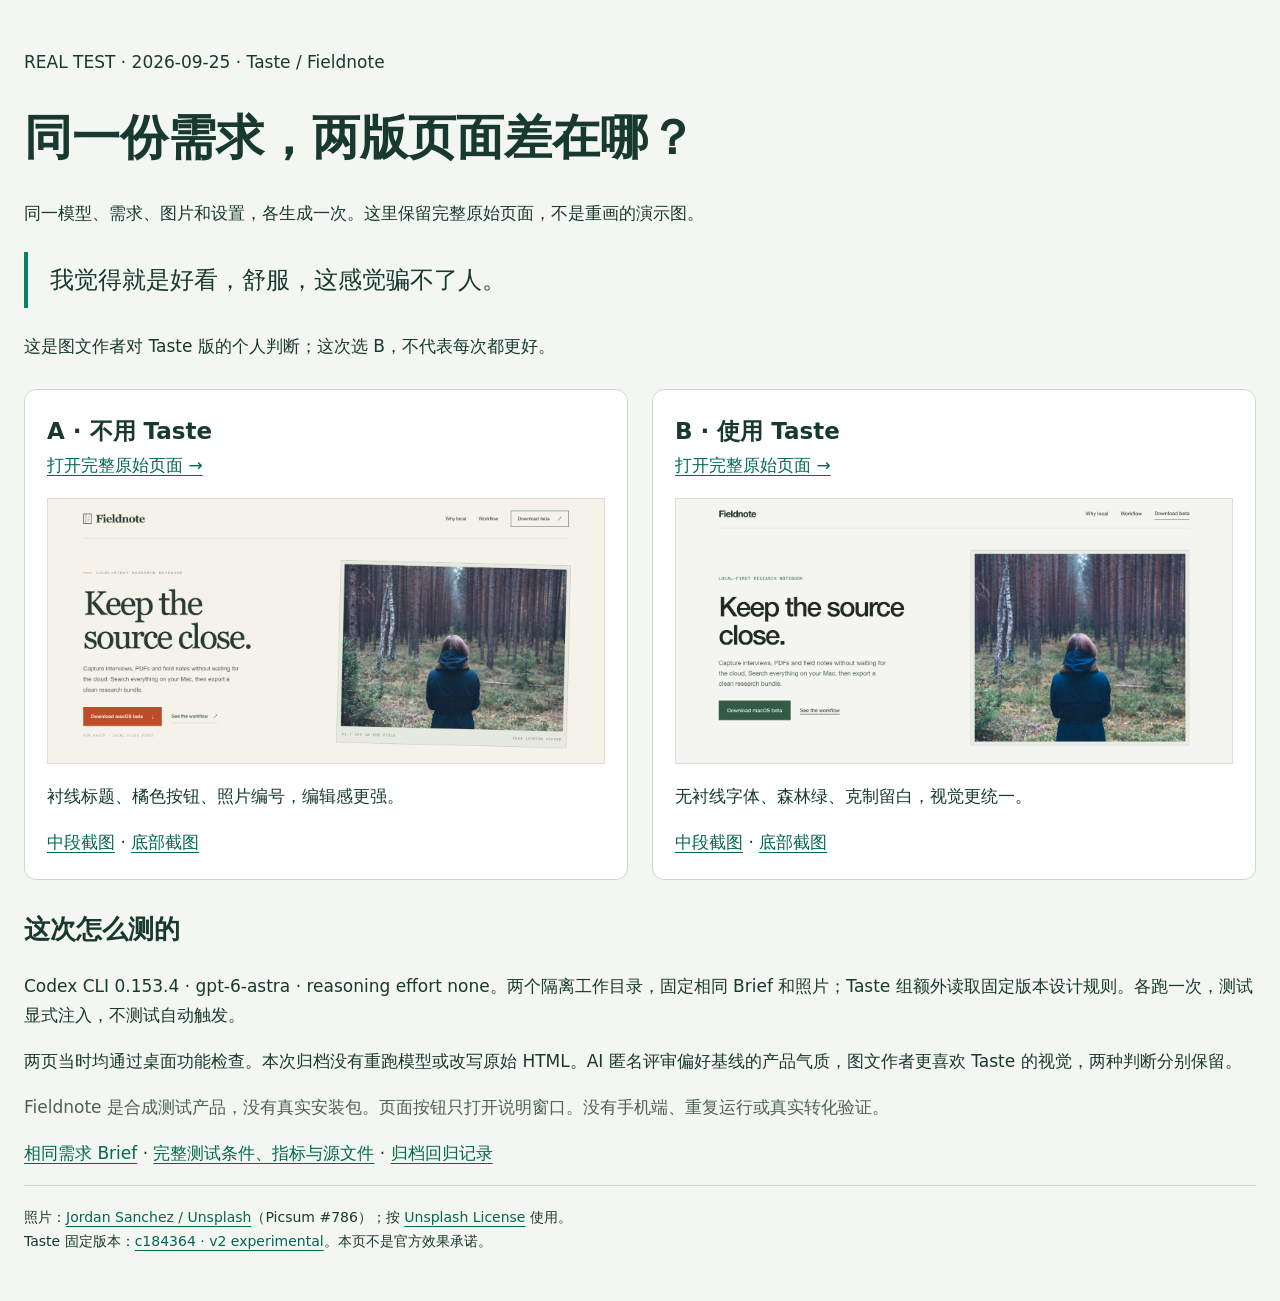
<file: taste/index.html>
<!doctype html><html lang="zh-CN"><meta charset="utf-8"><meta http-equiv="refresh" content="0;url=2026-09-25-fieldnote/"><title>Taste 实测</title><a href="2026-09-25-fieldnote/">查看 Taste 实测：两版原始页面与测试条件</a></html>
</file>
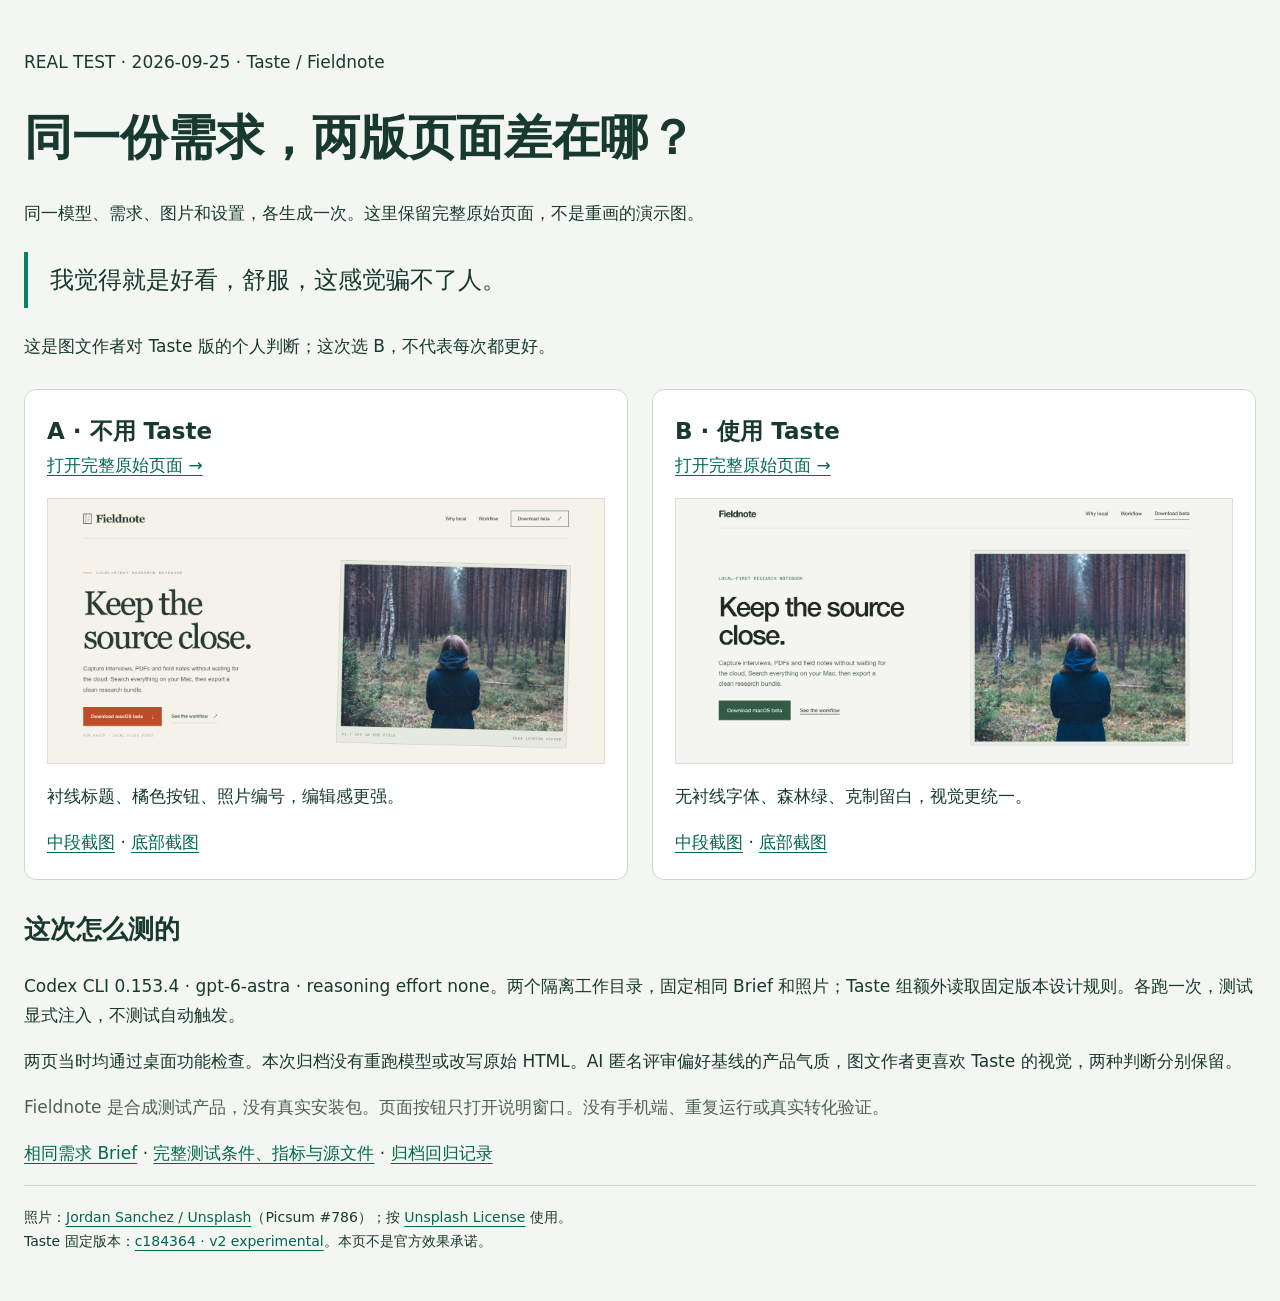
<file: taste/2026-09-25-fieldnote/index.html>
<!doctype html>
<html lang="zh-CN"><meta charset="utf-8"><meta name="viewport" content="width=device-width,initial-scale=1">
<title>Taste 实测：同一份需求，两版页面</title>
<style>
*{box-sizing:border-box}body{margin:0;background:#f4f6f2;color:#18392f;font:17px/1.7 system-ui,sans-serif}main{max-width:1280px;margin:48px auto;padding:0 24px}h1{font-size:clamp(30px,4vw,48px);line-height:1.2}a{color:#00694f;text-underline-offset:4px}a:focus-visible{outline:3px solid #b05122;outline-offset:5px}.comparison{display:grid;grid-template-columns:repeat(2,minmax(0,1fr));gap:24px;margin:28px 0}figure{margin:0;padding:22px;background:white;border:1px solid #ccd8ce;border-radius:12px}figure img{display:block;width:100%;height:auto;margin:18px 0;border:1px solid #ddd}figcaption{font-weight:700;font-size:23px}blockquote{border-left:4px solid #008367;padding:8px 22px;margin:24px 0;font-size:24px}.note{color:#4c6057}footer{border-top:1px solid #ccd8ce;padding-top:20px;font-size:14px}@media(max-width:750px){.comparison{grid-template-columns:1fr}}
</style>
<main>
<p>REAL TEST · 2026-09-25 · Taste / Fieldnote</p>
<h1>同一份需求，两版页面差在哪？</h1>
<p>同一模型、需求、图片和设置，各生成一次。这里保留完整原始页面，不是重画的演示图。</p>
<blockquote>我觉得就是好看，舒服，这感觉骗不了人。</blockquote>
<p>这是图文作者对 Taste 版的个人判断；这次选 B，不代表每次都更好。</p>
<div class="comparison">
<figure><figcaption>A · 不用 Taste</figcaption><a href="baseline/">打开完整原始页面 →</a><img src="baseline/screenshots/top.png" alt="不用 Taste 的原始首屏：衬线标题、橘色按钮与倾斜照片"><p>衬线标题、橘色按钮、照片编号，编辑感更强。</p><a href="baseline/screenshots/middle.png">中段截图</a> · <a href="baseline/screenshots/bottom.png">底部截图</a></figure>
<figure><figcaption>B · 使用 Taste</figcaption><a href="with-taste/">打开完整原始页面 →</a><img src="with-taste/screenshots/top.png" alt="使用 Taste 的原始首屏：无衬线标题、森林绿按钮与方正照片"><p>无衬线字体、森林绿、克制留白，视觉更统一。</p><a href="with-taste/screenshots/middle.png">中段截图</a> · <a href="with-taste/screenshots/bottom.png">底部截图</a></figure>
</div>
<h2>这次怎么测的</h2>
<p>Codex CLI 0.153.4 · gpt-6-astra · reasoning effort none。两个隔离工作目录，固定相同 Brief 和照片；Taste 组额外读取固定版本设计规则。各跑一次，测试显式注入，不测试自动触发。</p>
<p>两页当时均通过桌面功能检查。本次归档没有重跑模型或改写原始 HTML。AI 匿名评审偏好基线的产品气质，图文作者更喜欢 Taste 的视觉，两种判断分别保留。</p>
<p class="note">Fieldnote 是合成测试产品，没有真实安装包。页面按钮只打开说明窗口。没有手机端、重复运行或真实转化验证。</p>
<p><a href="brief.md">相同需求 Brief</a> · <a href="https://github.com/fenming-ai/real-test/tree/main/taste/2026-09-25-fieldnote">完整测试条件、指标与源文件</a> · <a href="verification.json">归档回归记录</a></p>
<footer>照片：<a href="https://unsplash.com/photos/sLraJyotfeY">Jordan Sanchez / Unsplash</a>（Picsum #786）；按 <a href="https://unsplash.com/license">Unsplash License</a> 使用。<br>Taste 固定版本：<a href="https://github.com/Leonxlnx/taste-skill/tree/c184364c58658b2f131b4ae8bd3d206cabb3deee">c184364 · v2 experimental</a>。本页不是官方效果承诺。</footer>
</main></html>
</file>
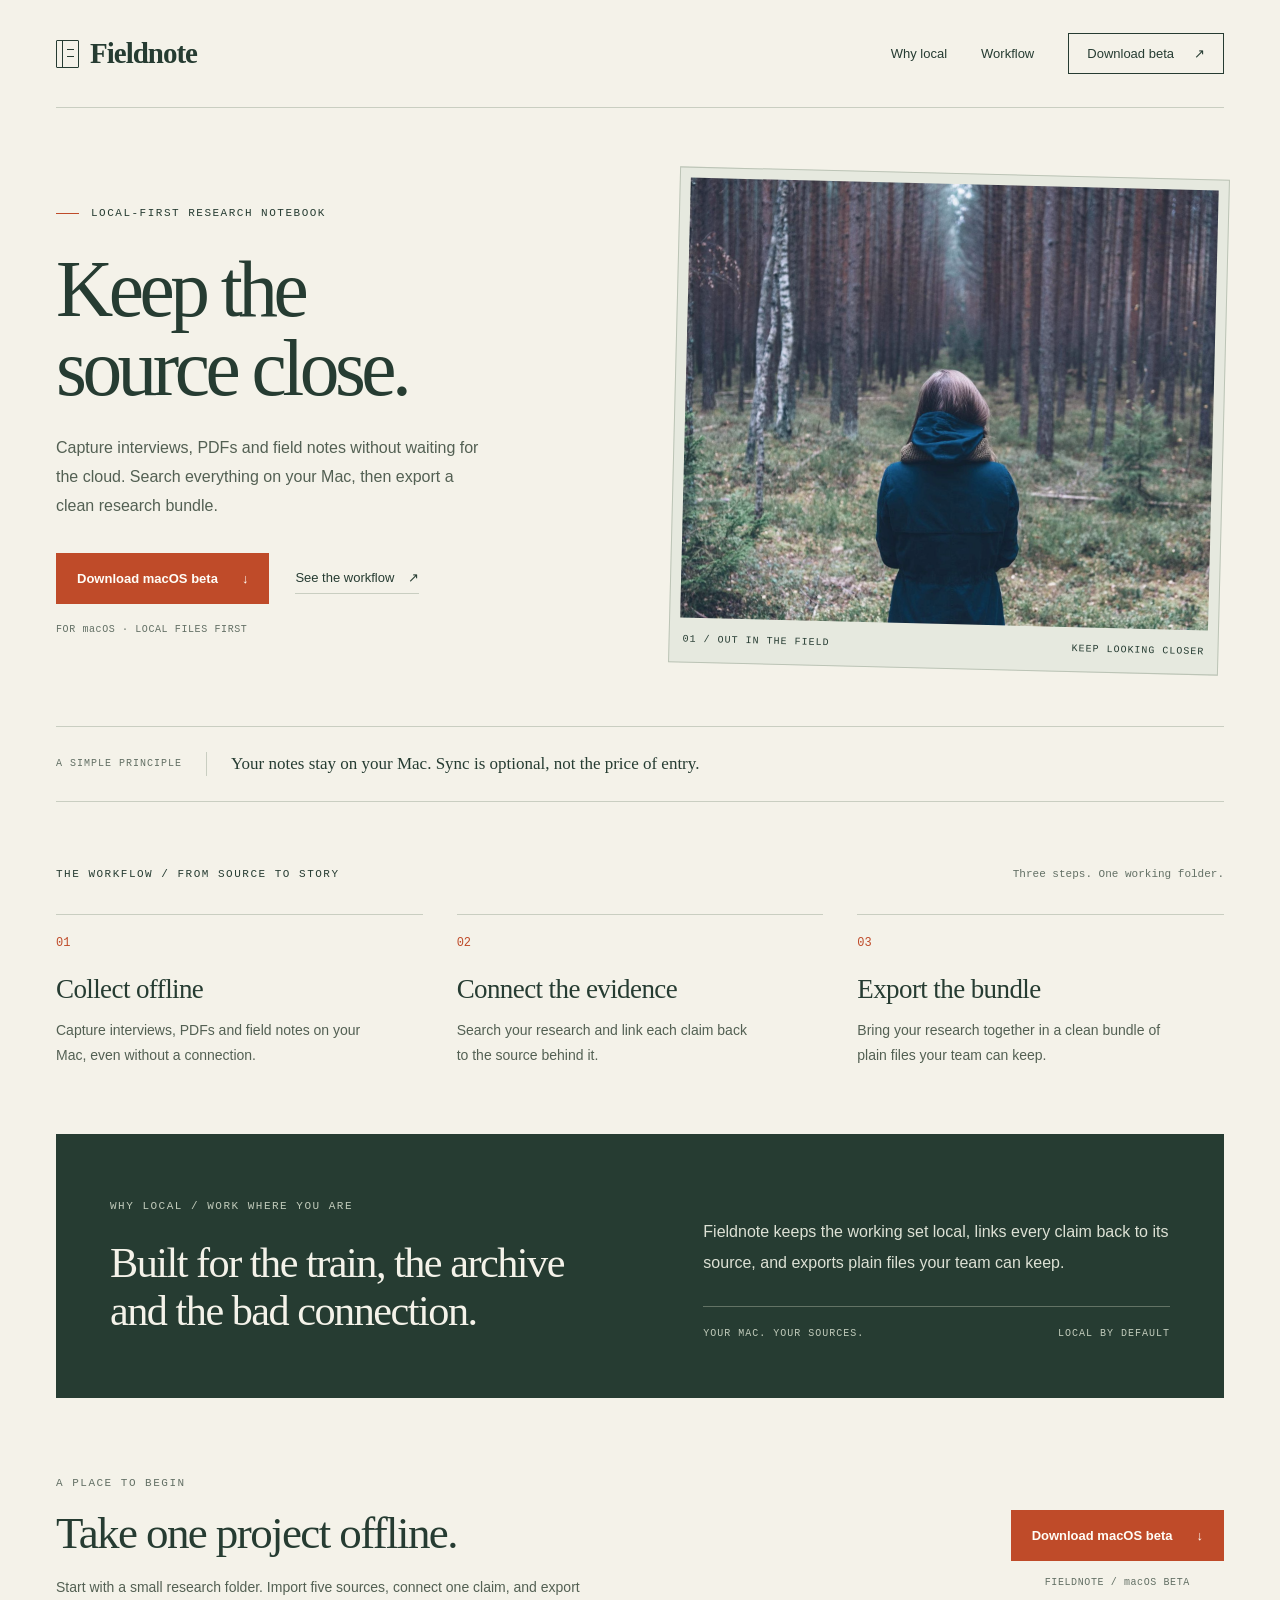
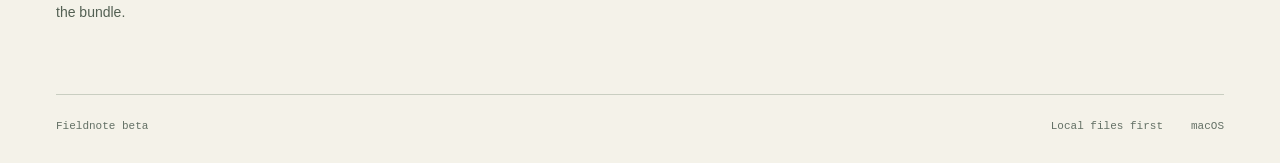
<file: taste/2026-09-25-fieldnote/baseline/index.html>
<!doctype html>
<html lang="en">
<head>
  <meta charset="utf-8">
  <meta name="viewport" content="width=device-width, initial-scale=1">
  <meta name="theme-color" content="#f4f2e9">
  <meta name="description" content="Fieldnote is a local-first research notebook. Capture interviews, PDFs and field notes on your Mac, connect the evidence, and export a clean research bundle.">
  <title>Fieldnote — Keep the source close.</title>
  <style>
    :root{--paper:#f4f2e9;--ink:#263c32;--muted:#637065;--line:#c9cec1;--accent:#bf4b29;--white:#fffdf7;--serif:Georgia,'Times New Roman',serif;--mono:'Courier New',monospace}
    *{box-sizing:border-box}
    html{scroll-behavior:smooth;scroll-padding-top:30px}
    body{margin:0;background:var(--paper);color:var(--ink);font-family:Arial,Helvetica,sans-serif;-webkit-font-smoothing:antialiased}
    a{color:inherit;text-decoration:none}
    button{font:inherit;cursor:pointer}
    a,button{touch-action:manipulation}
    :focus-visible{outline:3px solid var(--accent);outline-offset:6px}
    .skip{position:absolute;top:-80px;left:24px;padding:12px;background:var(--white);z-index:10}
    .skip:focus{top:16px}
    .wrap{width:min(1320px,calc(100% - 112px));margin-inline:auto}
    header{height:108px;display:flex;align-items:center;justify-content:space-between;border-bottom:1px solid var(--line)}
    .brand{display:inline-flex;align-items:center;gap:11px;font-family:var(--serif);font-size:29px;font-weight:bold;letter-spacing:-1px}
    .brand-mark{width:23px;height:28px;border:1.5px solid currentColor;border-radius:1px;display:inline-block;position:relative;background:linear-gradient(to right,transparent 5px,currentColor 5px,currentColor 6px,transparent 6px)}
    .brand-mark::after{content:'';position:absolute;left:10px;right:4px;top:8px;height:6px;border-top:1px solid currentColor;border-bottom:1px solid currentColor}
    nav{display:flex;align-items:center;gap:34px;font-size:13px}
    nav a:not(.nav-download):hover{text-decoration:underline;text-underline-offset:5px}
    .nav-download{border:1px solid var(--ink);padding:12px 18px;display:inline-flex;gap:20px;align-items:center}
    .nav-download:hover{background:var(--ink);color:var(--paper)}
    .eyebrow{font:11px/1.5 var(--mono);text-transform:uppercase;letter-spacing:1.5px;margin:0}
    .hero{display:grid;grid-template-columns:1fr 1fr;gap:68px;align-items:center;padding:65px 0 57px}
    .hero .eyebrow{display:flex;gap:12px;align-items:center}
    .hero .eyebrow::before{content:'';width:23px;height:1px;background:var(--accent)}
    h1{font:normal clamp(64px,6.2vw,92px)/.99 var(--serif);letter-spacing:-4.5px;margin:28px 0 27px;max-width:570px}
    .intro{font-size:16px;line-height:1.8;max-width:435px;margin:0;color:#536053}
    .actions{display:flex;align-items:center;gap:26px;margin-top:32px;flex-wrap:wrap}
    .primary{display:inline-flex;align-items:center;justify-content:center;gap:24px;background:var(--accent);border:1px solid var(--accent);color:var(--white);padding:17px 20px;font-size:13px;font-weight:600;transition:background .15s}
    .primary:hover{background:#9d3d21;border-color:#9d3d21}
    .text-link{font-size:13px;display:inline-flex;gap:14px;align-items:center;border-bottom:1px solid var(--line);padding-block:8px}
    .text-link:hover{border-color:var(--ink)}
    .platform{font:10px/1.5 var(--mono);color:var(--muted);margin:18px 0 0;letter-spacing:.6px}
    figure{margin:0}
    .photo{position:relative;padding:10px 10px 0;border:1px solid #bcc4b6;background:#e6e9df;transform:rotate(1.4deg)}
    .photo img{display:block;width:100%;height:440px;object-fit:cover;object-position:50% 50%;filter:saturate(.75)}
    figcaption{display:flex;justify-content:space-between;gap:12px;padding:15px 3px;font:10px/1.4 var(--mono);letter-spacing:1px;text-transform:uppercase}
    .principle{display:flex;gap:24px;align-items:center;border-block:1px solid var(--line);padding:24px 0}
    .principle span{font:10px var(--mono);letter-spacing:1px;flex-shrink:0;text-transform:uppercase;color:var(--muted)}
    .principle p{font:17px/1.5 var(--serif);margin:0}
    .principle .rule{height:24px;width:1px;background:var(--line)}
    .workflow{padding:64px 0 67px}
    .section-top{display:flex;justify-content:space-between;align-items:center;margin-bottom:32px}
    .section-top h2{font:11px/1.5 var(--mono);letter-spacing:1.5px;text-transform:uppercase;font-weight:normal;margin:0}
    .section-top p{font:11px var(--mono);margin:0;color:var(--muted)}
    .steps{display:grid;grid-template-columns:repeat(3,1fr);list-style:none;padding:0;margin:0;gap:34px}
    .steps li{border-top:1px solid var(--line);padding-top:21px}
    .step-number{font:12px var(--mono);color:var(--accent);display:block;margin-bottom:23px}
    h3{font:normal 27px/1.2 var(--serif);letter-spacing:-.6px;margin:0 0 13px}
    .steps p{font-size:14px;line-height:1.75;color:#536053;max-width:305px;margin:0}
    .local{background:var(--ink);color:var(--paper);padding:57px 54px;display:grid;grid-template-columns:1.1fr 1fr;gap:80px;align-items:center;position:relative}
    .local .eyebrow{color:#c1cbbb;margin-bottom:25px}
    .local h2{font:normal clamp(34px,3.3vw,47px)/1.13 var(--serif);letter-spacing:-1.5px;margin:0;max-width:510px}
    .local-copy{padding-top:26px}
    .local-copy>p{font-size:16px;line-height:1.9;color:#dde1d5;margin:0}
    .local-foot{border-top:1px solid #637365;margin-top:28px;padding-top:19px;display:flex;justify-content:space-between;gap:12px;font:10px/1.5 var(--mono);text-transform:uppercase;letter-spacing:1px;color:#c1cbbb}
    .download{padding:77px 0 70px;display:flex;align-items:center;justify-content:space-between;gap:45px}
    .download .eyebrow{color:var(--muted);margin-bottom:17px}
    .download h2{font:normal 45px/1.1 var(--serif);letter-spacing:-1.6px;margin:0 0 17px}
    .download p:not(.eyebrow){max-width:530px;font-size:14px;line-height:1.75;color:#536053;margin:0}
    .download-action{flex-shrink:0;text-align:center}
    .download-action .platform{display:block;margin-top:14px}
    footer{border-top:1px solid var(--line);display:flex;justify-content:space-between;padding:25px 0 31px;font:11px var(--mono);color:var(--muted)}
    .footer-right{display:flex;gap:28px}
    dialog{background:var(--paper);color:var(--ink);border:1px solid var(--line);padding:36px;max-width:min(440px,calc(100% - 40px));box-shadow:0 15px 70px #18271d33}
    dialog::backdrop{background:#15251ccc}
    dialog h2{font:normal 30px var(--serif);margin:0 0 20px}
    dialog p{font-size:15px;line-height:1.7;margin-bottom:25px}
    @media(min-width:1600px){.hero{gap:90px}.photo img{height:495px}}
    @media(max-width:1050px){.wrap{width:calc(100% - 64px)}.hero{gap:35px}h1{font-size:65px}.photo img{height:410px}.actions{gap:14px}.local{gap:40px;padding:40px}.download h2{font-size:39px}}
    @media(max-width:720px){.wrap{width:calc(100% - 40px)}header{height:85px}.brand{font-size:26px}nav{gap:17px;font-size:12px}nav a:first-child{display:none}.nav-download{padding:10px;gap:9px}.hero{grid-template-columns:1fr;padding:42px 0 34px;gap:38px}h1{font-size:68px;letter-spacing:-3px;max-width:440px}.intro{max-width:100%}.photo{transform:none}.photo img{height:auto;aspect-ratio:1.15;object-fit:cover}.principle{align-items:flex-start;gap:14px;flex-direction:column}.principle .rule{display:none}.principle p{font-size:18px}.workflow{padding:42px 0}.section-top p{display:none}.steps{grid-template-columns:1fr;gap:29px}.steps li{position:relative;padding-left:39px}.step-number{position:absolute;left:0;top:26px}.steps p{max-width:none}.steps h3{font-size:28px}.local{grid-template-columns:1fr;padding:31px 25px;gap:25px}.local h2{font-size:37px}.local-copy{padding-top:0}.local-foot{font-size:9px}.download{display:block;padding:48px 0}.download h2{font-size:38px}.download-action{text-align:left;margin-top:28px}.download-action .platform{margin-left:0}footer{font-size:10px;gap:15px}.footer-right{gap:15px}}
    @media(prefers-reduced-motion:reduce){html{scroll-behavior:auto}*,*::before,*::after{transition:none!important;animation:none!important}}
  </style>
</head>
<body>
  <a class="skip" href="#main">Skip to content</a>
  <div class="wrap">
    <header>
      <a class="brand" href="#" aria-label="Fieldnote home"><span class="brand-mark" aria-hidden="true"></span>Fieldnote</a>
      <nav aria-label="Main navigation">
        <a href="#why-local">Why local</a>
        <a href="#workflow">Workflow</a>
        <a class="nav-download" href="#download">Download beta <span aria-hidden="true">↗</span></a>
      </nav>
    </header>
    <main id="main">
      <section class="hero" aria-labelledby="hero-title">
        <div>
          <p class="eyebrow">Local-first research notebook</p>
          <h1 id="hero-title">Keep the<br>source close.</h1>
          <p class="intro">Capture interviews, PDFs and field notes without waiting for the cloud. Search everything on your Mac, then export a clean research bundle.</p>
          <div class="actions">
            <button class="primary" type="button" data-download>Download macOS beta <span aria-hidden="true">↓</span></button>
            <a class="text-link" href="#workflow">See the workflow <span aria-hidden="true">↗</span></a>
          </div>
          <p class="platform">FOR macOS · LOCAL FILES FIRST</p>
        </div>
        <figure class="photo">
          <img src="hero.jpg" width="1600" height="1200" alt="A person in a blue jacket, seen from behind, standing among tall trees in a forest." fetchpriority="high">
          <figcaption><span>01 / Out in the field</span><span>Keep looking closer</span></figcaption>
        </figure>
      </section>
      <aside class="principle" aria-label="Our principle">
        <span>A simple principle</span><span class="rule" aria-hidden="true"></span>
        <p>Your notes stay on your Mac. Sync is optional, not the price of entry.</p>
      </aside>
      <section class="workflow" id="workflow" aria-labelledby="workflow-title">
        <div class="section-top"><h2 id="workflow-title">The workflow / From source to story</h2><p>Three steps. One working folder.</p></div>
        <ol class="steps">
          <li><span class="step-number" aria-hidden="true">01</span><h3>Collect offline</h3><p>Capture interviews, PDFs and field notes on your Mac, even without a connection.</p></li>
          <li><span class="step-number" aria-hidden="true">02</span><h3>Connect the evidence</h3><p>Search your research and link each claim back to the source behind it.</p></li>
          <li><span class="step-number" aria-hidden="true">03</span><h3>Export the bundle</h3><p>Bring your research together in a clean bundle of plain files your team can keep.</p></li>
        </ol>
      </section>
      <section class="local" id="why-local" aria-labelledby="local-title">
        <div><p class="eyebrow">Why local / Work where you are</p><h2 id="local-title">Built for the train, the archive and the bad connection.</h2></div>
        <div class="local-copy"><p>Fieldnote keeps the working set local, links every claim back to its source, and exports plain files your team can keep.</p><div class="local-foot"><span>Your Mac. Your sources.</span><span>Local by default</span></div></div>
      </section>
      <section class="download" id="download" aria-labelledby="download-title">
        <div><p class="eyebrow">A place to begin</p><h2 id="download-title">Take one project offline.</h2><p>Start with a small research folder. Import five sources, connect one claim, and export the bundle.</p></div>
        <div class="download-action"><button class="primary" type="button" data-download>Download macOS beta <span aria-hidden="true">↓</span></button><span class="platform">FIELDNOTE / macOS BETA</span></div>
      </section>
    </main>
    <footer><span>Fieldnote beta</span><div class="footer-right"><span>Local files first</span><span>macOS</span></div></footer>
  </div>
  <dialog id="download-dialog" aria-labelledby="dialog-title" aria-describedby="dialog-description">
    <h2 id="dialog-title">Fieldnote for macOS</h2>
    <p id="dialog-description">This preview does not include a beta installer. A download link will be needed to get started.</p>
    <form method="dialog"><button class="primary" autofocus>Close</button></form>
  </dialog>
  <script>
    const downloadDialog = document.getElementById('download-dialog');
    document.querySelectorAll('[data-download]').forEach(button => {
      button.addEventListener('click', () => downloadDialog.showModal());
    });
    downloadDialog.addEventListener('click', event => {
      if (event.target === downloadDialog) {
        const bounds = downloadDialog.getBoundingClientRect();
        if (event.clientX < bounds.left || event.clientX > bounds.right || event.clientY < bounds.top || event.clientY > bounds.bottom) downloadDialog.close();
      }
    });
  </script>
</body>
</html>
</file>
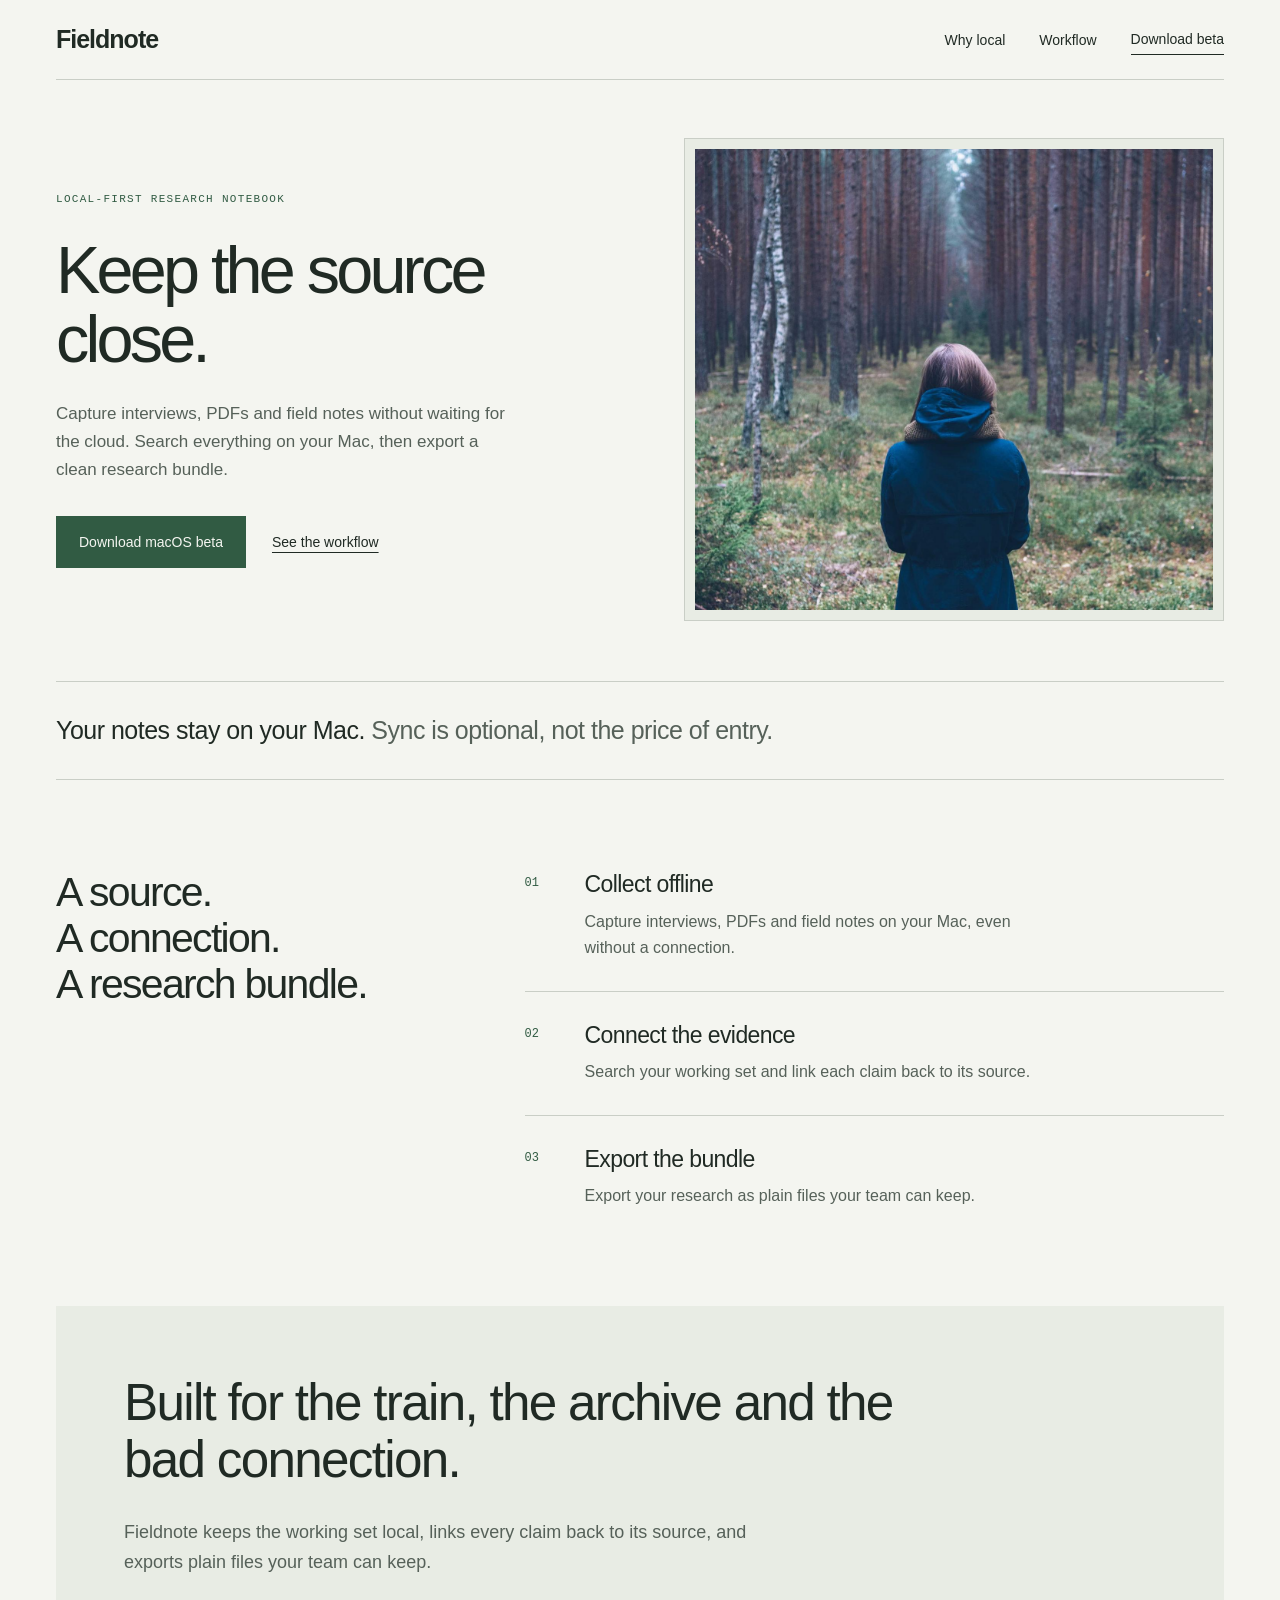
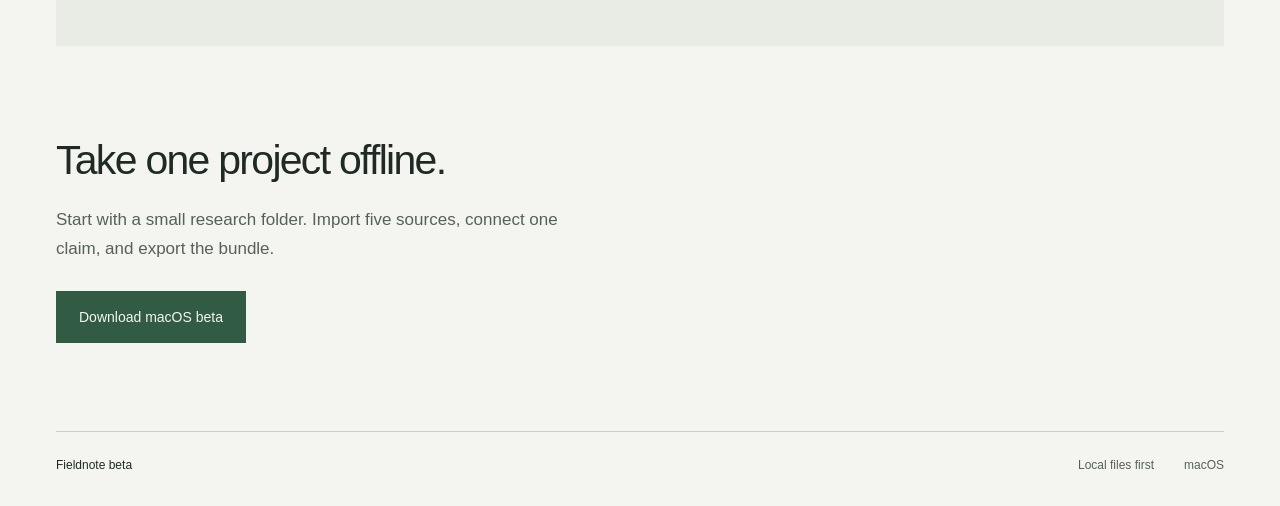
<file: taste/2026-09-25-fieldnote/with-taste/index.html>
<!doctype html>
<html lang="en">
<head>
<meta charset="utf-8">
<meta name="viewport" content="width=device-width, initial-scale=1">
<meta name="color-scheme" content="light dark">
<meta name="description" content="Fieldnote is a local-first research notebook. Capture interviews, PDFs and field notes on your Mac, then export a clean research bundle.">
<title>Fieldnote | Keep the source close.</title>
<link rel="preload" as="image" href="hero.jpg">
<style>
/* Native editorial layout. DESIGN_VARIANCE: 6; MOTION_INTENSITY: 3;
   VISUAL_DENSITY: 3. System fonts, one green accent, square corners throughout.
   Brief takes precedence: retain full hero copy and specified navigation labels.
   Only the supplied photograph is used. No framework or third-party assets. */
:root{color-scheme:light dark;--paper:#f4f5f0;--ink:#202a24;--muted:#566159;--accent:#315b43;--on-accent:#f4f5f0;--line:#c9cec6;--wash:#e8ece4;--focus:#315b43}
*{box-sizing:border-box}html{scroll-padding-top:24px}body{margin:0;background:var(--paper);color:var(--ink);font-family:"Helvetica Neue",Helvetica,Arial,sans-serif;-webkit-font-smoothing:antialiased}a{color:inherit;text-decoration:none}button{font:inherit}button,a{-webkit-tap-highlight-color:transparent}a:focus-visible,button:focus-visible{outline:3px solid var(--focus);outline-offset:6px}a:hover{text-decoration:underline;text-underline-offset:5px}button:active,.button:active{transform:translateY(1px)}.wrap{width:calc(100% - 112px);max-width:1280px;margin-inline:auto}.skip{position:absolute;top:12px;left:16px;transform:translateY(-200%);background:var(--paper);padding:12px;z-index:1}.skip:focus{transform:none}.nav{height:80px;display:flex;align-items:center;justify-content:space-between;border-bottom:1px solid var(--line);gap:24px}.brand{font-size:25px;letter-spacing:-1px;font-weight:700}.nav-links{display:flex;align-items:center;gap:34px;font-size:14px}.nav-download{border-bottom:1px solid var(--ink);padding-block:7px}.hero{display:grid;grid-template-columns:1.05fr 1fr;gap:60px;padding-block:58px 60px;align-items:center}.eyebrow{font-family:ui-monospace,"SFMono-Regular",Consolas,monospace;font-size:11px;line-height:1.6;letter-spacing:1.3px;text-transform:uppercase;margin:0 0 28px;color:var(--accent)}h1{font-size:clamp(52px,5.2vw,74px);line-height:1.03;letter-spacing:-3.8px;font-weight:500;max-width:550px;margin:0 0 26px}.hero-copy{font-size:17px;line-height:1.65;max-width:455px;color:var(--muted);margin:0}.actions{display:flex;align-items:center;gap:26px;flex-wrap:wrap;margin-top:32px}.button{display:inline-flex;justify-content:center;align-items:center;padding:17px 22px;min-height:52px;white-space:nowrap;background:var(--accent);color:var(--on-accent);border:1px solid var(--accent);border-radius:0;cursor:pointer;font-size:14px;font-weight:500}.button:hover{text-decoration:none;filter:brightness(.93)}.text-link{font-size:14px;text-decoration:underline;text-underline-offset:5px}.hero-photo{margin:0;aspect-ratio:1.12;background:var(--wash);padding:10px;border:1px solid var(--line)}.hero-photo img{display:block;width:100%;height:100%;object-fit:cover;object-position:center;border:0}.principle{border-top:1px solid var(--line);border-bottom:1px solid var(--line);padding:30px 0}.principle p{margin:0;font-size:clamp(19px,2vw,25px);line-height:1.5;letter-spacing:-.5px}.principle span{color:var(--muted)}.workflow{padding-block:90px 96px;display:grid;grid-template-columns:1fr 1.8fr;gap:80px}h2{font-size:clamp(34px,3.2vw,46px);font-weight:500;letter-spacing:-1.7px;line-height:1.12;margin:0}.steps{list-style:none;padding:0;margin:0;counter-reset:step}.steps li{display:grid;grid-template-columns:40px 1fr;gap:20px;padding:0 0 29px}.steps li+li{padding-top:29px;border-top:1px solid var(--line)}.steps li:last-child{padding-bottom:0}.steps li:before{counter-increment:step;content:counter(step,decimal-leading-zero);font-family:ui-monospace,Consolas,monospace;font-size:12px;color:var(--accent);padding-top:6px}h3{font-size:23px;line-height:1.25;font-weight:500;letter-spacing:-.6px;margin:0 0 10px}.steps p{font-size:16px;line-height:1.65;color:var(--muted);margin:0;max-width:480px}.local{padding:68px; background:var(--wash)}.local h2{max-width:790px;font-size:clamp(37px,4vw,56px);line-height:1.12}.local p{max-width:640px;margin:28px 0 0;font-size:18px;line-height:1.7;color:var(--muted)}.download{padding-block:92px 88px;max-width:700px}.download p{font-size:17px;line-height:1.7;color:var(--muted);max-width:520px;margin:22px 0 28px}.footer{border-top:1px solid var(--line);padding-block:26px 34px;display:flex;justify-content:space-between;gap:20px;font-size:12px;color:var(--muted)}.footer div{display:flex;gap:30px}.footer strong{font-weight:500;color:var(--ink)}dialog{max-width:460px;width:calc(100% - 40px);padding:32px;border:1px solid var(--line);border-radius:0;background:var(--paper);color:var(--ink)}dialog::backdrop{background:rgb(20 29 24 / .55)}dialog h2{font-size:28px;letter-spacing:-.8px}dialog p{color:var(--muted);line-height:1.6;margin-block:20px 26px}dialog form{margin:0}noscript p{border:1px solid var(--line);padding:16px}
@media(prefers-color-scheme:dark){:root{--paper:#19211c;--ink:#e9eee7;--muted:#b4c0b6;--accent:#a4c6ac;--on-accent:#19211c;--line:#404e43;--wash:#242f27;--focus:#a4c6ac}}
@media(prefers-reduced-motion:no-preference){.button{transition:transform .15s ease}.text-link{transition:opacity .15s ease}.text-link:hover{opacity:.75}}
@media(prefers-reduced-motion:reduce){*,*::before,*::after{animation:none!important;transition:none!important;scroll-behavior:auto!important}}
@media(min-width:768px) and (max-width:1100px){.wrap{width:calc(100% - 64px)}.hero{gap:32px}.hero h1{font-size:58px}.hero-copy{font-size:16px}.actions{gap:18px}.workflow{gap:40px}.hero-photo{aspect-ratio:.9}}
@media(max-width:767px){.wrap{width:calc(100% - 32px)}.nav{height:auto;min-height:76px;gap:16px;flex-wrap:wrap;padding-block:18px}.brand{font-size:23px}.nav-links{gap:18px;font-size:12px}.hero{grid-template-columns:1fr;padding-block:40px;gap:32px}.eyebrow{font-size:10px;margin-bottom:22px}h1{font-size:clamp(48px,10vw,64px);letter-spacing:-2.8px;max-width:440px}.hero-copy{font-size:16px}.actions{gap:22px;margin-top:26px}.hero-photo{aspect-ratio:4/3;padding:7px}.principle{padding-block:25px}.principle span{display:block;margin-top:7px}.workflow{grid-template-columns:1fr;gap:34px;padding-block:55px}.steps li{grid-template-columns:28px 1fr;gap:14px}.local{padding:32px 24px}.local h2{font-size:37px}.local p{font-size:16px}.download{padding-block:56px}.footer{font-size:11px}.footer div{gap:16px}}
</style>
</head>
<body>
<a class="skip" href="#main">Skip to content</a>
<header class="wrap"><nav class="nav" aria-label="Main navigation"><a class="brand" href="#main">Fieldnote</a><div class="nav-links"><a href="#why-local">Why local</a><a href="#workflow">Workflow</a><a class="nav-download" href="#download">Download beta</a></div></nav></header>
<main id="main" class="wrap">
<section class="hero" aria-labelledby="hero-title">
<div><p class="eyebrow">Local-first research notebook</p><h1 id="hero-title">Keep the source close.</h1><p class="hero-copy">Capture interviews, PDFs and field notes without waiting for the cloud. Search everything on your Mac, then export a clean research bundle.</p><div class="actions"><button class="button" type="button" data-download>Download macOS beta</button><a class="text-link" href="#workflow">See the workflow</a></div></div>
<figure class="hero-photo"><img src="hero.jpg" width="1600" height="1200" alt="A person in a blue jacket, seen from behind, standing among tall trees in a forest." fetchpriority="high"></figure>
</section>
<aside class="principle" aria-label="Local-first principle"><p>Your notes stay on your Mac. <span>Sync is optional, not the price of entry.</span></p></aside>
<section id="workflow" class="workflow" aria-labelledby="workflow-title"><h2 id="workflow-title">A source.<br>A connection.<br>A research bundle.</h2><ol class="steps"><li><div><h3>Collect offline</h3><p>Capture interviews, PDFs and field notes on your Mac, even without a connection.</p></div></li><li><div><h3>Connect the evidence</h3><p>Search your working set and link each claim back to its source.</p></div></li><li><div><h3>Export the bundle</h3><p>Export your research as plain files your team can keep.</p></div></li></ol></section>
<section id="why-local" class="local" aria-labelledby="local-title"><h2 id="local-title">Built for the train, the archive and the bad connection.</h2><p>Fieldnote keeps the working set local, links every claim back to its source, and exports plain files your team can keep.</p></section>
<section id="download" class="download" aria-labelledby="download-title"><h2 id="download-title">Take one project offline.</h2><p>Start with a small research folder. Import five sources, connect one claim, and export the bundle.</p><button class="button" type="button" data-download>Download macOS beta</button><noscript><p>A beta installer has not been provided with this preview.</p></noscript></section>
</main>
<footer class="wrap footer"><strong>Fieldnote beta</strong><div><span>Local files first</span><span>macOS</span></div></footer>
<dialog id="download-dialog" aria-labelledby="dialog-title" aria-describedby="dialog-description"><h2 id="dialog-title">Beta download unavailable</h2><p id="dialog-description">A beta installer has not been provided with this preview. No download has started.</p><form method="dialog"><button class="button" autofocus>Close</button></form></dialog>
<script>
// No installer URL was supplied. Report the missing asset instead of faking a download.
const downloadDialog = document.getElementById('download-dialog');
document.querySelectorAll('[data-download]').forEach(button => {
  button.addEventListener('click', () => downloadDialog.showModal());
});
</script>
</body>
</html>
</file>
